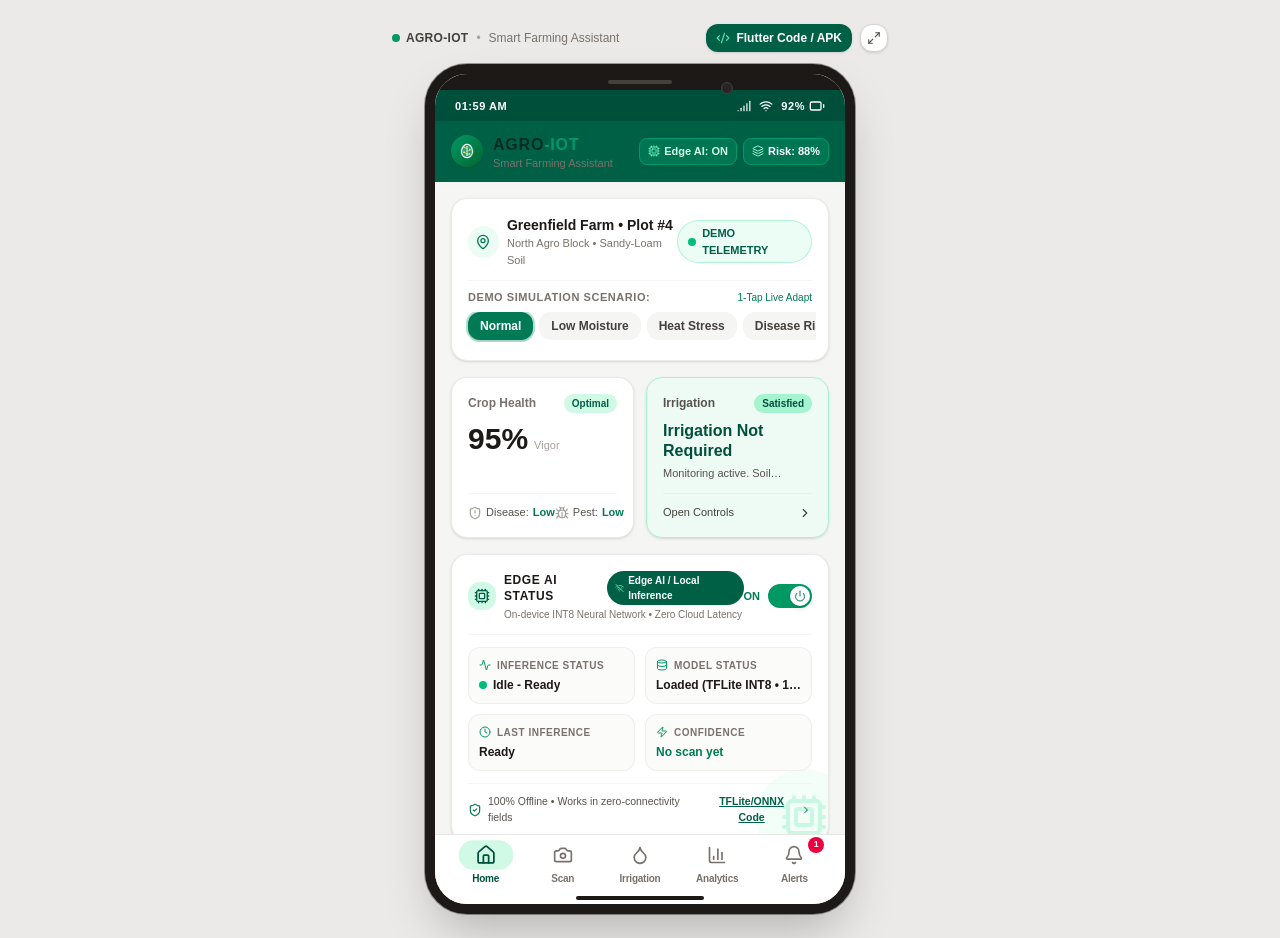
<file: android_build/assets/www/index.html>
<!doctype html>
<html lang="en">
  <head>
    <meta charset="UTF-8" />
    <meta name="viewport" content="width=device-width, initial-scale=1.0, maximum-scale=1.0, user-scalable=no" />
    <title>AGRO-IOT - Smart Farming Assistant</title>
    <meta name="description" content="Smart Farming Assistant for SIH Problem Statement 26180 with IoT telemetry, irrigation decision engine, and local offline Edge AI inference." />
    <meta property="og:title" content="AGRO-IOT - Smart Farming Assistant" />
    <meta property="og:description" content="Smart Farming Assistant for SIH Problem Statement 26180 with IoT telemetry, irrigation decision engine, and local offline Edge AI inference." />
    <meta property="og:type" content="website" />
    <meta name="theme-color" content="#2E7D32" />
    <link rel="preconnect" href="https://fonts.googleapis.com">
    <link rel="preconnect" href="https://fonts.gstatic.com" crossorigin>
    <link href="https://fonts.googleapis.com/css2?family=Plus+Jakarta+Sans:wght@400;500;600;700;800&family=Roboto+Mono:wght@400;500&display=swap" rel="stylesheet">
    <script type="module" crossorigin src="./assets/index-BWzWGM-N.js"></script>
    <link rel="stylesheet" crossorigin href="./assets/index-oplD_Gfd.css">
  </head>
  <body class="bg-stone-100 text-stone-900 font-sans antialiased select-none">
    <div id="root"></div>
  </body>
</html>
</file>
